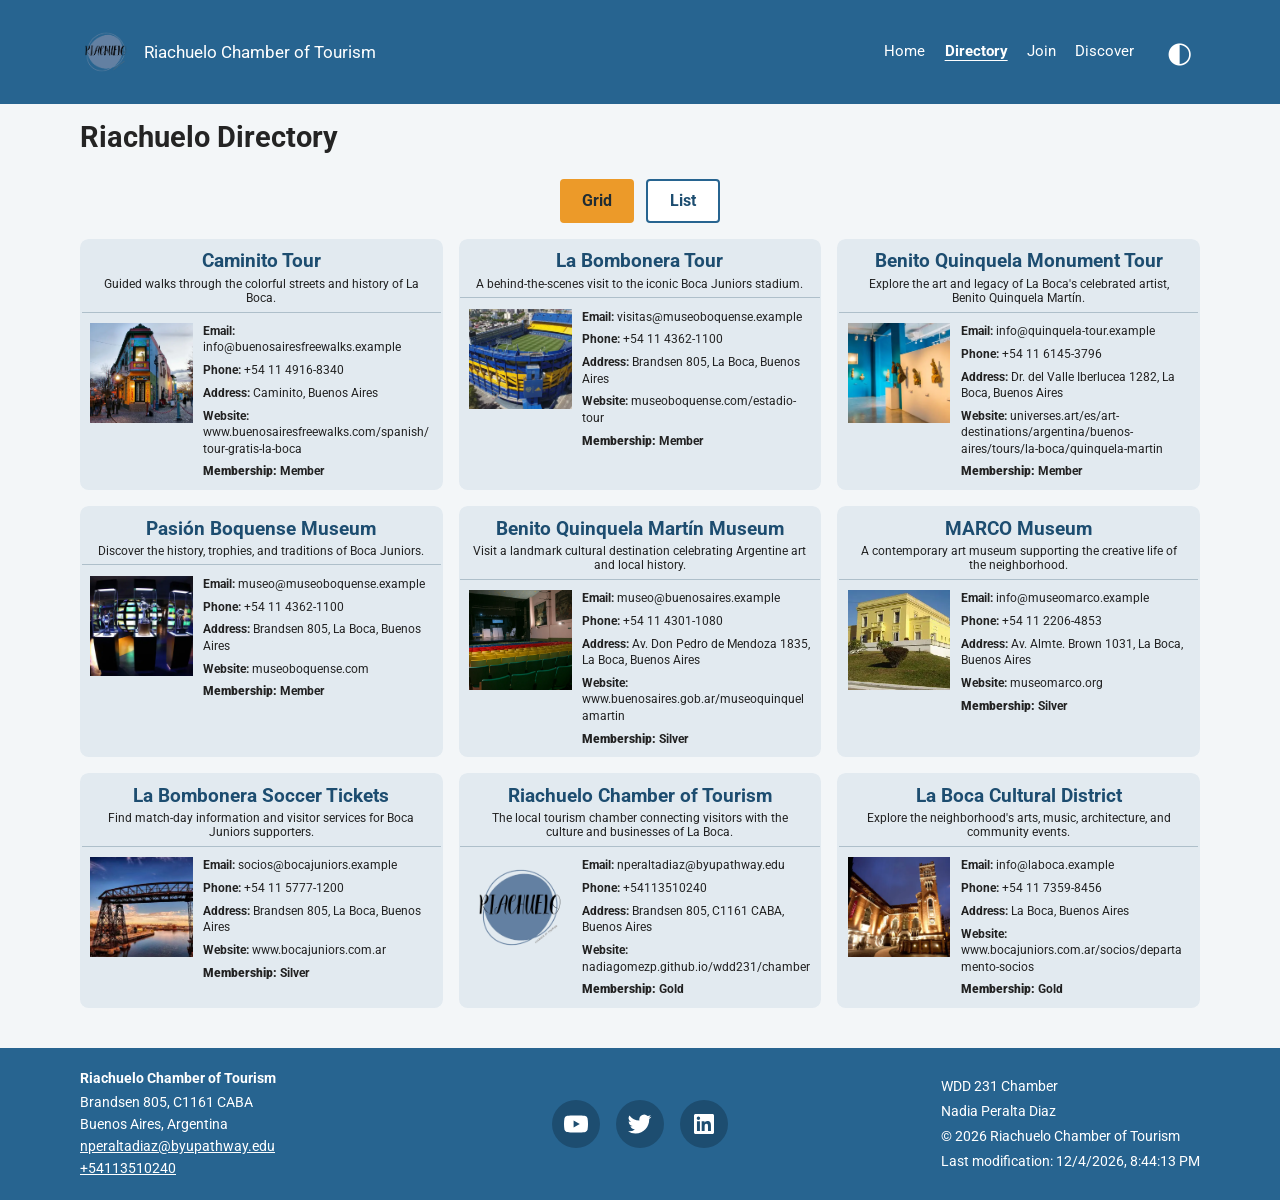
<file: chamber/directory.html>
<!doctype html>
<html lang="en">
<head>
    <meta charset="utf-8">
    <meta name="viewport" content="width=device-width, initial-scale=1">
    <meta name="description" content="Discover local attractions, cultural destinations, and tourism businesses in the Riachuelo Chamber of Tourism directory.">
    <meta name="author" content="Nadia Peralta Diaz">
    <meta property="og:type" content="website">
    <meta property="og:title" content="Business Directory | Riachuelo Chamber of Tourism">
    <meta property="og:description" content="Discover local attractions, cultural destinations, and tourism businesses in the Riachuelo Chamber of Tourism directory.">
    <meta property="og:image" content="https://nadiagomezp.github.io/wdd231/chamber/images/riachuelo-social.png">
    <meta property="og:image:alt" content="Riachuelo Chamber of Tourism in Buenos Aires">
    <meta property="og:image:width" content="600">
    <meta property="og:image:height" content="600">
    <meta property="og:url" content="https://nadiagomezp.github.io/wdd231/chamber/directory.html">
    <title>Business Directory | Riachuelo Chamber of Tourism</title>
    <link rel="icon" href="./favicon.ico">
    <link rel="preconnect" href="https://fonts.googleapis.com">
    <link rel="preconnect" href="https://fonts.gstatic.com" crossorigin>
    <link href="https://fonts.googleapis.com/css2?family=Roboto:wght@400;500;700&display=swap" rel="stylesheet">
    <link rel="stylesheet" href="./styles/normalize.css">
    <link rel="stylesheet" href="./styles/base.css">
    <link rel="stylesheet" href="./styles/medium.css">
    <link rel="stylesheet" href="./styles/large.css">
    <script src="./scripts/script.js" defer></script>
</head>
<body class="directory-page">
    <header class="directory-header">
        <a class="directory-brand" href="directory.html">
            <img src="./images/riachuelo.webp" alt="">
            <span>Riachuelo Chamber of Tourism</span>
        </a>
        <div class="directory-header-actions">
            <button class="theme-toggle" id="theme-toggle" type="button" aria-label="Switch to dark theme" aria-pressed="false">
                <span aria-hidden="true">◐</span>
            </button>
            <button class="directory-menu-toggle" id="mobile-menu-toggle" type="button" aria-label="Open navigation" aria-expanded="false" aria-controls="mainNavBar">
                <span aria-hidden="true">☰</span>
            </button>
        </div>
        <nav class="directory-nav" id="mainNavBar" aria-label="Main navigation">
            <a href="index.html">Home</a>
            <a href="directory.html" aria-current="page">Directory</a>
            <a href="join.html">Join</a>
            <a href="discover.html">Discover</a>
        </nav>
    </header>
    <main class="listgrid directory-main">
        <h1 class="directory-title">Riachuelo Directory</h1>
        <div class="menudirectory" role="group" aria-label="Choose directory layout">
            <button id="grid" type="button" aria-pressed="true" aria-controls="member-cards">Grid</button>
            <button id="list" type="button" aria-pressed="false" aria-controls="member-cards">List</button>
        </div>
        <article class="directory-cards grid cards" id="member-cards" aria-label="Chamber companies"></article>
    </main>
    <footer>
        <div class="directory-footer-contact">
            <strong>Riachuelo Chamber of Tourism</strong>
            <address>
                Brandsen 805, C1161 CABA<br>
                Buenos Aires, Argentina<br>
                <a href="mailto:nperaltadiaz@byupathway.edu">nperaltadiaz@byupathway.edu</a><br>
                <a href="tel:+54113510240">+54113510240</a>
            </address>
        </div>
        <div class="directory-social">
            <a href="https://www.youtube.com/" aria-label="YouTube" target="_blank" rel="noopener noreferrer">
                <svg viewBox="0 0 24 24" aria-hidden="true"><path d="M23.5 6.2a3 3 0 0 0-2.1-2.1C19.5 3.6 12 3.6 12 3.6s-7.5 0-9.4.5A3 3 0 0 0 .5 6.2 31 31 0 0 0 0 12a31 31 0 0 0 .5 5.8 3 3 0 0 0 2.1 2.1c1.9.5 9.4.5 9.4.5s7.5 0 9.4-.5a3 3 0 0 0 2.1-2.1A31 31 0 0 0 24 12a31 31 0 0 0-.5-5.8ZM9.6 15.6V8.4L15.8 12l-6.2 3.6Z"/></svg>
            </a>
            <a href="https://twitter.com/" aria-label="Twitter" target="_blank" rel="noopener noreferrer">
                <svg viewBox="0 0 24 24" aria-hidden="true"><path d="M23.4 4.8a9.6 9.6 0 0 1-2.8.8 4.9 4.9 0 0 0 2.1-2.7 9.7 9.7 0 0 1-3.1 1.2 4.8 4.8 0 0 0-8.3 3.3c0 .4 0 .8.1 1.1a13.7 13.7 0 0 1-10-5.1 4.8 4.8 0 0 0 1.5 6.4 4.8 4.8 0 0 1-2.2-.6v.1a4.8 4.8 0 0 0 3.9 4.7 4.8 4.8 0 0 1-2.2.1 4.8 4.8 0 0 0 4.5 3.3A9.7 9.7 0 0 1 0 19.3a13.7 13.7 0 0 0 7.4 2.2c8.9 0 13.8-7.4 13.8-13.8v-.6a9.8 9.8 0 0 0 2.2-2.3Z"/></svg>
            </a>
            <a href="https://www.linkedin.com/in/nadiaperaltadiaz/" aria-label="LinkedIn" target="_blank" rel="noopener noreferrer">
                <svg viewBox="0 0 24 24" aria-hidden="true"><path d="M20.45 2H3.55C2.69 2 2 2.68 2 3.52v16.96c0 .84.69 1.52 1.55 1.52h16.9c.86 0 1.55-.68 1.55-1.52V3.52c0-.84-.69-1.52-1.55-1.52ZM7.93 18.9H4.96V9.34h2.97v9.56ZM6.45 8.03a1.72 1.72 0 1 1 0-3.44 1.72 1.72 0 0 1 0 3.44Zm12.49 10.87h-2.96v-4.65c0-1.11-.02-2.54-1.55-2.54-1.55 0-1.79 1.21-1.79 2.46v4.73H9.68V9.34h2.84v1.31h.04c.4-.75 1.36-1.55 2.8-1.55 3 0 3.58 1.97 3.58 4.54v5.26Z"/></svg>
            </a>
        </div>
        <div class="directory-footer-credit">
            <p>WDD 231 Chamber</p>
            <p>Nadia Peralta Diaz</p>
            <p>&copy; <span class="currentyear"></span> Riachuelo Chamber of Tourism</p>
            <p>Last modification: <time id="lastModified" datetime="2026-11-07"></time></p>
        </div>
    </footer>
</body>
</html>
</file>
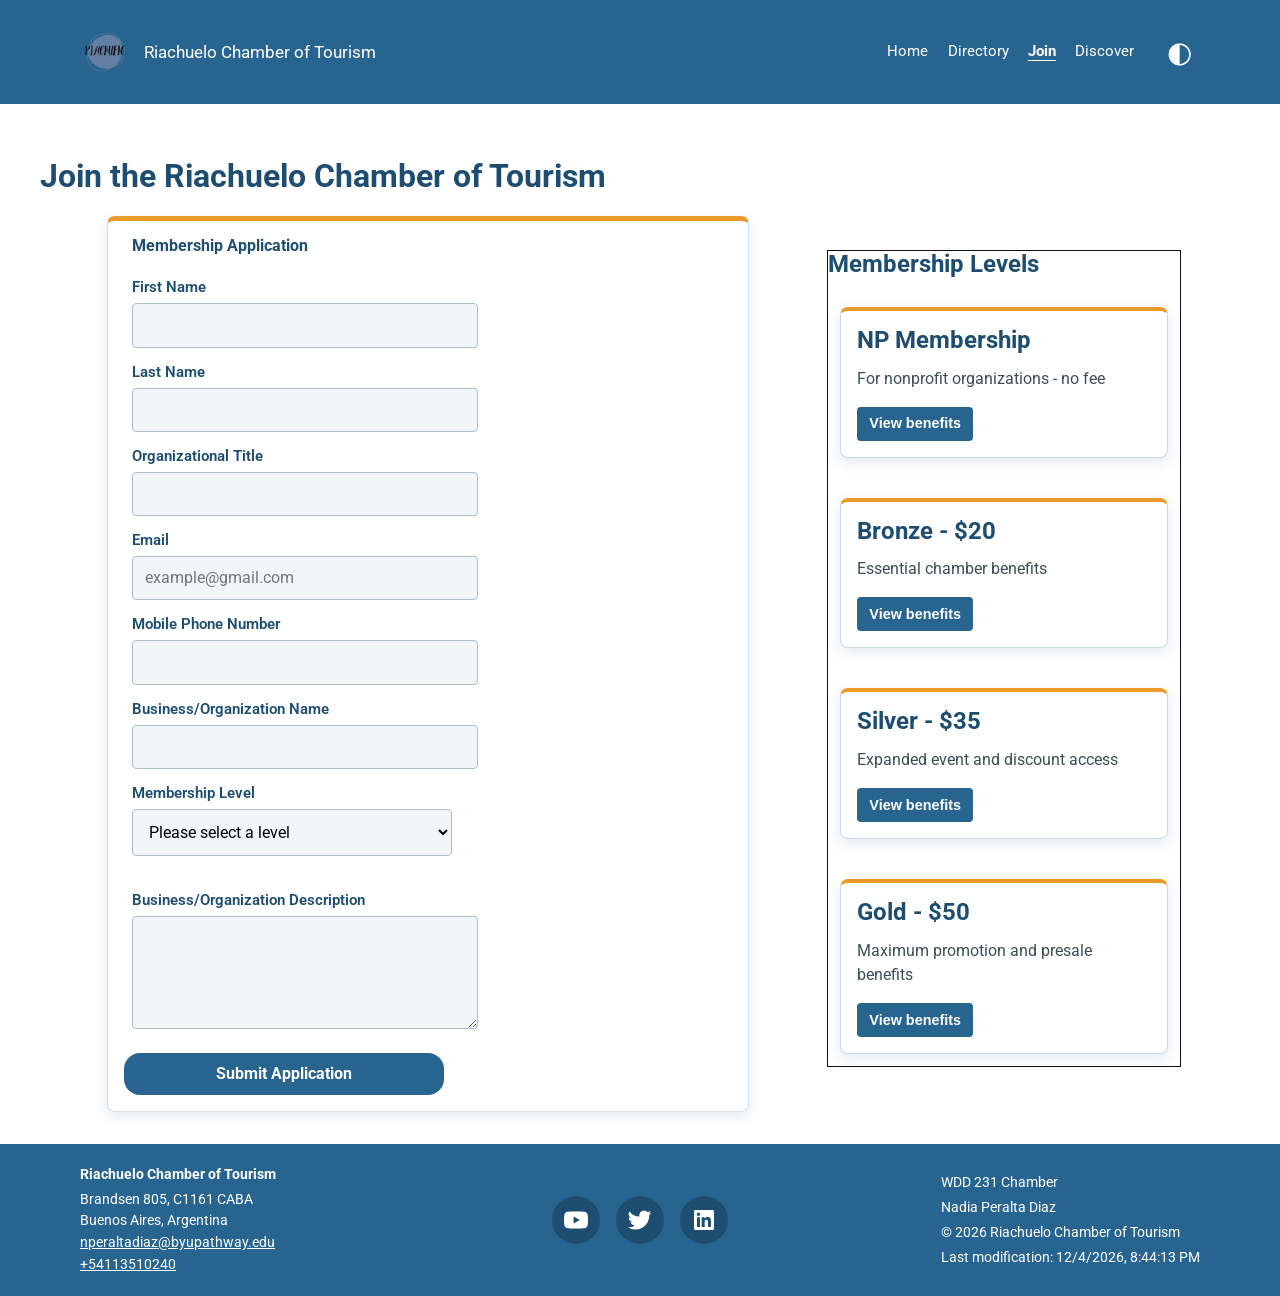
<file: chamber/join.html>
<!DOCTYPE html>
<html lang="en">
<head>
    <meta charset="utf-8">
    <meta name="viewport" content="width=device-width, initial-scale=1">
    <meta name="description" content="Apply to join the Riachuelo Chamber of Tourism and choose a membership level.">
    <meta name="author" content="Nadia Peralta Diaz">
    <meta property="og:type" content="website">
    <meta property="og:title" content="Join | Riachuelo Chamber of Tourism">
    <meta property="og:description" content="Apply to join the Riachuelo Chamber of Tourism and choose a membership level.">
    <meta property="og:image" content="https://nadiagomezp.github.io/wdd231/chamber/images/riachuelo-social.png">
    <meta property="og:image:alt" content="Riachuelo Chamber of Tourism in Buenos Aires">
    <meta property="og:image:width" content="600">
    <meta property="og:image:height" content="600">
    <meta property="og:url" content="https://nadiagomezp.github.io/wdd231/chamber/join.html">
    <title>Join the Chamber | Riachuelo Chamber of Tourism</title>
    <link rel="icon" href="./favicon.ico">
    <link rel="preconnect" href="https://fonts.googleapis.com">
    <link rel="preconnect" href="https://fonts.gstatic.com" crossorigin>
    <link href="https://fonts.googleapis.com/css2?family=Roboto:wght@400;500;700&display=swap" rel="stylesheet">
    <link rel="stylesheet" href="./styles/normalize.css">
    <link rel="stylesheet" href="./styles/base.css">
    <link rel="stylesheet" href="./styles/medium.css">
    <link rel="stylesheet" href="./styles/large.css">
    <script src="./scripts/script.js" defer></script>
    <script src="./scripts/windchill.js" defer></script>
    <script src="./scripts/jsonchamber.js" defer></script>
</head>
<body class="home-page">
    <header class="directory-header">
        <a class="directory-brand" href="index.html">
            <img src="./images/riachuelo.webp" alt="">
            <span>Riachuelo Chamber of Tourism</span>
        </a>
        <div class="directory-header-actions">
            <button class="theme-toggle" id="theme-toggle" type="button" aria-label="Switch to dark theme" aria-pressed="false">
                <span aria-hidden="true">◐</span>
            </button>
            <button class="directory-menu-toggle" id="mobile-menu-toggle" type="button" aria-label="Open navigation" aria-expanded="false" aria-controls="mainNavBar">
                <span aria-hidden="true">☰</span>
            </button>
        </div>
        <nav class="directory-nav" id="mainNavBar" aria-label="Main navigation">
            <a href="index.html">Home</a>
            <a href="directory.html">Directory</a>
            <a href="join.html" aria-current="page">Join</a>
            <a href="discover.html">Discover</a>
        </nav>
    </header>
    <main class="joinpage">
        <h1>Join the Riachuelo Chamber of Tourism</h1>
        <form method="get" action="thankyou.html">
            <fieldset>
                <legend>Membership Application</legend>
                <label class="top">First Name
                    <input type="text" name="fname" required autocomplete="given-name" title="Applicant first name">
                </label>
                <label class="top">Last Name
                    <input type="text" name="lname" required autocomplete="family-name" title="Applicant last name">
                </label>
                <label class="top">Organizational Title
                    <input type="text" name="organization-title" autocomplete="organization-title"
                        title="Your title within the organization"
                        pattern="[A-Za-z\- ]{7,}">
                </label>
                <label class="top">Email
                    <input type="email" name="email" autocomplete="email" title="Applicant email address"
                        placeholder="example@gmail.com" required>
                </label>
                <label class="top">Mobile Phone Number
                    <input type="tel" name="phone" autocomplete="tel" title="Applicant mobile phone number" required>
                </label>
                <label class="top">Business/Organization Name
                    <input type="text" name="organization" autocomplete="organization"
                        title="Business or organization name" required>
                </label>
                <label class="top">Membership Level
                    <select name="membership" title="Select a membership level" required>
                        <option value="" disabled selected>Please select a level</option>
                        <option value="np">NP Membership (no fee)</option>
                        <option value="bronze">Bronze Membership</option>
                        <option value="silver">Silver Membership</option>
                        <option value="gold">Gold Membership</option>
                    </select>
                </label>
                <label class="top description-field">Business/Organization Description
                    <textarea id="area" name="description" title="Description of the business or organization"
                        rows="5"></textarea>
                </label>
                <input type="hidden" name="timestamp" id="timestamp">
            </fieldset>
            <input type="submit" value="Submit Application" class="submitBtn">
        </form>

        <section class="benefits" aria-labelledby="membership-heading">
            <h2 id="membership-heading">Membership Levels</h2>
            <article class="membership-card np_benefits">
                <h3>NP Membership</h3>
                <p>For nonprofit organizations - no fee</p>
                <a href="#np-dialog" data-dialog="np-dialog">View benefits</a>
            </article>
            <article class="membership-card bronze_benefits">
                <h3>Bronze - $20</h3>
                <p>Essential chamber benefits</p>
                <a href="#bronze-dialog" data-dialog="bronze-dialog">View benefits</a>
            </article>
            <article class="membership-card silver_benefits">
                <h3>Silver - $35</h3>
                <p>Expanded event and discount access</p>
                <a href="#silver-dialog" data-dialog="silver-dialog">View benefits</a>
            </article>
            <article class="membership-card gold_benefits">
                <h3>Gold - $50</h3>
                <p>Maximum promotion and presale benefits</p>
                <a href="#gold-dialog" data-dialog="gold-dialog">View benefits</a>
            </article>
        </section>

        <dialog id="np-dialog">
            <h2>NP Membership Benefits</h2>
            <ul><li>No fee</li><li>Free La Boca neighborhood tours</li><li>Chamber networking events</li></ul>
            <button type="button" class="close-dialog">Close</button>
        </dialog>
        <dialog id="bronze-dialog">
            <h2>Bronze Membership Benefits</h2>
            <ul><li>Free guided tours</li><li>Free museum access</li><li>Chamber event discounts</li></ul>
            <button type="button" class="close-dialog">Close</button>
        </dialog>
        <dialog id="silver-dialog">
            <h2>Silver Membership Benefits</h2>
            <ul><li>Special event ticket sales</li><li>Exclusive Boca Juniors ticket access</li><li>Business training and discounts</li></ul>
            <button type="button" class="close-dialog">Close</button>
        </dialog>
        <dialog id="gold-dialog">
            <h2>Gold Membership Benefits</h2>
            <ul><li>VIP event presale</li><li>VIP Boca Juniors ticket presale</li><li>Advertising on the chamber home page</li></ul>
            <button type="button" class="close-dialog">Close</button>
        </dialog>
    </main>
<footer class="home-footer">
        <div class="directory-footer-contact">
            <strong>Riachuelo Chamber of Tourism</strong>
            <address>
                Brandsen 805, C1161 CABA<br>
                Buenos Aires, Argentina<br>
                <a href="mailto:nperaltadiaz@byupathway.edu">nperaltadiaz@byupathway.edu</a><br>
                <a href="tel:+54113510240">+54113510240</a>
            </address>
        </div>
        <div class="directory-social">
            <a href="https://www.youtube.com/" aria-label="YouTube" target="_blank" rel="noopener noreferrer">
                <svg viewBox="0 0 24 24" aria-hidden="true"><path d="M23.5 6.2a3 3 0 0 0-2.1-2.1C19.5 3.6 12 3.6 12 3.6s-7.5 0-9.4.5A3 3 0 0 0 .5 6.2 31 31 0 0 0 0 12a31 31 0 0 0 .5 5.8 3 3 0 0 0 2.1 2.1c1.9.5 9.4.5 9.4.5s7.5 0 9.4-.5a3 3 0 0 0 2.1-2.1A31 31 0 0 0 24 12a31 31 0 0 0-.5-5.8ZM9.6 15.6V8.4L15.8 12l-6.2 3.6Z"/></svg>
            </a>
            <a href="https://twitter.com/" aria-label="Twitter" target="_blank" rel="noopener noreferrer">
                <svg viewBox="0 0 24 24" aria-hidden="true"><path d="M23.4 4.8a9.6 9.6 0 0 1-2.8.8 4.9 4.9 0 0 0 2.1-2.7 9.7 9.7 0 0 1-3.1 1.2 4.8 4.8 0 0 0-8.3 3.3c0 .4 0 .8.1 1.1a13.7 13.7 0 0 1-10-5.1 4.8 4.8 0 0 0 1.5 6.4 4.8 4.8 0 0 1-2.2-.6v.1a4.8 4.8 0 0 0 3.9 4.7 4.8 4.8 0 0 1-2.2.1 4.8 4.8 0 0 0 4.5 3.3A9.7 9.7 0 0 1 0 19.3a13.7 13.7 0 0 0 7.4 2.2c8.9 0 13.8-7.4 13.8-13.8v-.6a9.8 9.8 0 0 0 2.2-2.3Z"/></svg>
            </a>
            <a href="https://www.linkedin.com/in/nadiaperaltadiaz/" aria-label="LinkedIn" target="_blank" rel="noopener noreferrer">
                <svg viewBox="0 0 24 24" aria-hidden="true"><path d="M20.45 2H3.55C2.69 2 2 2.68 2 3.52v16.96c0 .84.69 1.52 1.55 1.52h16.9c.86 0 1.55-.68 1.55-1.52V3.52c0-.84-.69-1.52-1.55-1.52ZM7.93 18.9H4.96V9.34h2.97v9.56ZM6.45 8.03a1.72 1.72 0 1 1 0-3.44 1.72 1.72 0 0 1 0 3.44Zm12.49 10.87h-2.96v-4.65c0-1.11-.02-2.54-1.55-2.54-1.55 0-1.79 1.21-1.79 2.46v4.73H9.68V9.34h2.84v1.31h.04c.4-.75 1.36-1.55 2.8-1.55 3 0 3.58 1.97 3.58 4.54v5.26Z"/></svg>
            </a>
        </div>
        <div class="directory-footer-credit">
            <p>WDD 231 Chamber</p>
            <p>Nadia Peralta Diaz</p>
            <p>&copy; <span class="currentyear"></span> Riachuelo Chamber of Tourism</p>
            <p>Last modification: <time id="lastModified" datetime="2026-11-07"></time></p>
        </div>
    </footer>
</body>
</html>
</file>
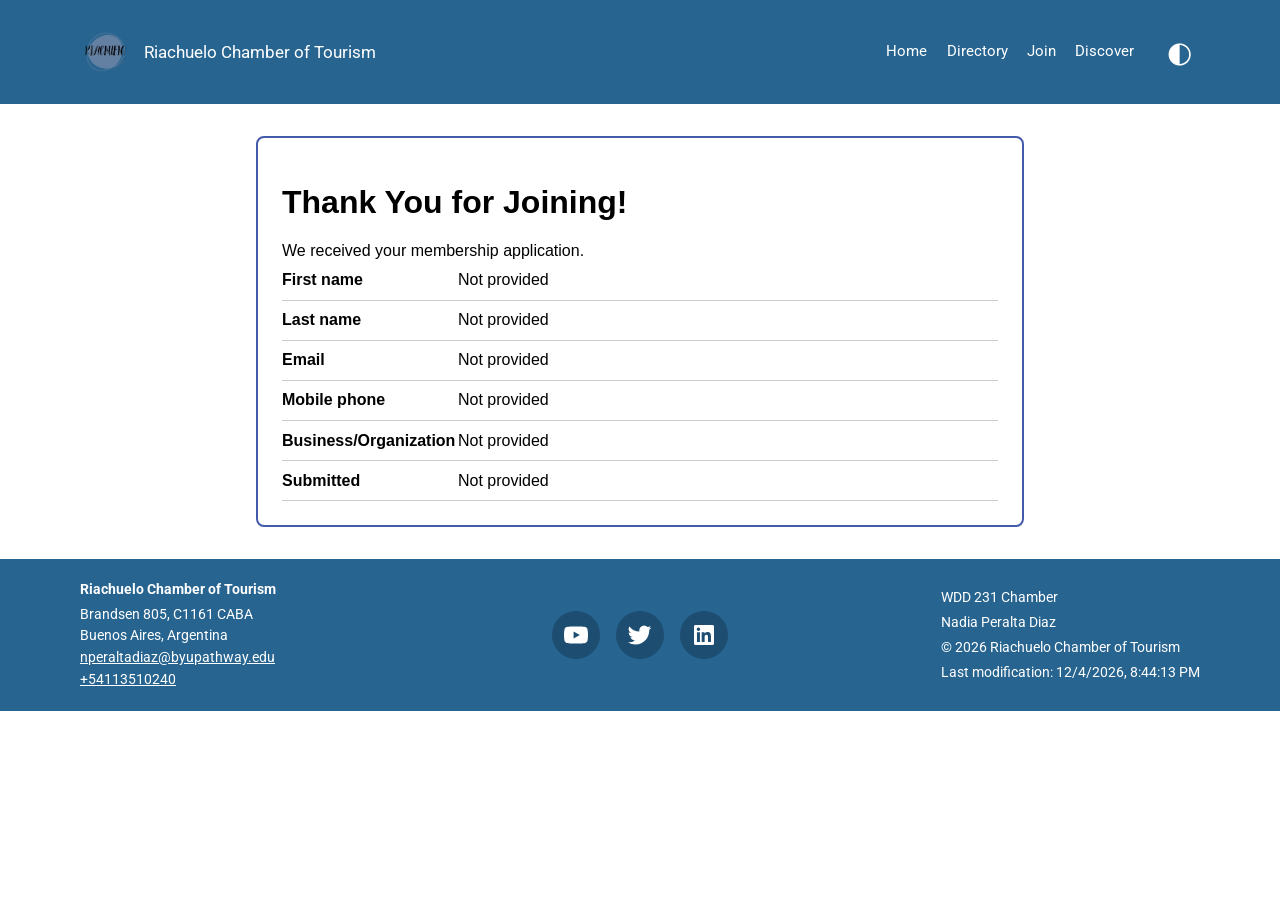
<file: chamber/thankyou.html>
<!DOCTYPE html>
<html lang="en">
<head>
    <meta charset="utf-8">
    <meta name="viewport" content="width=device-width, initial-scale=1">
    <meta name="description" content="Confirmation of your Riachuelo Chamber of Tourism membership application.">
    <meta name="author" content="Nadia Peralta Diaz">
    <meta property="og:type" content="website">
    <meta property="og:title" content="Thank You | Riachuelo Chamber of Tourism">
    <meta property="og:description" content="Confirmation of your Riachuelo Chamber of Tourism membership application.">
    <meta property="og:image" content="https://nadiagomezp.github.io/wdd231/chamber/images/riachuelo-social.png">
    <meta property="og:image:alt" content="Riachuelo Chamber of Tourism in Buenos Aires">
    <meta property="og:image:width" content="600">
    <meta property="og:image:height" content="600">
    <meta property="og:url" content="https://nadiagomezp.github.io/wdd231/chamber/thankyou.html">
    <title>Thank You | Riachuelo Chamber of Tourism</title>
    <link rel="icon" href="./favicon.ico">
    <link rel="preconnect" href="https://fonts.googleapis.com">
    <link rel="preconnect" href="https://fonts.gstatic.com" crossorigin>
    <link href="https://fonts.googleapis.com/css2?family=Roboto:wght@400;500;700&display=swap" rel="stylesheet">
    <link rel="stylesheet" href="./styles/normalize.css">
    <link rel="stylesheet" href="./styles/base.css">
    <link rel="stylesheet" href="./styles/medium.css">
    <link rel="stylesheet" href="./styles/large.css">
    <script src="./scripts/script.js" defer></script>
    <script src="./scripts/windchill.js" defer></script>
    <script src="./scripts/jsonchamber.js" defer></script>
</head>
<body class="home-page">
    <header class="directory-header">
        <a class="directory-brand" href="index.html">
            <img src="./images/riachuelo.webp" alt="">
            <span>Riachuelo Chamber of Tourism</span>
        </a>
        <div class="directory-header-actions">
            <button class="theme-toggle" id="theme-toggle" type="button" aria-label="Switch to dark theme" aria-pressed="false">
                <span aria-hidden="true">◐</span>
            </button>
            <button class="directory-menu-toggle" id="mobile-menu-toggle" type="button" aria-label="Open navigation" aria-expanded="false" aria-controls="mainNavBar">
                <span aria-hidden="true">☰</span>
            </button>
        </div>
        <nav class="directory-nav" id="mainNavBar" aria-label="Main navigation">
            <a href="index.html">Home</a>
            <a href="directory.html">Directory</a>
            <a href="join.html">Join</a>
            <a href="discover.html">Discover</a>
        </nav>
    </header>
    <main class="thankyou-page">
        <section class="thankyou-card">
            <h1>Thank You for Joining!</h1>
            <p>We received your membership application.</p>
            <dl class="application-details">
                <div><dt>First name</dt><dd id="confirm-fname"></dd></div>
                <div><dt>Last name</dt><dd id="confirm-lname"></dd></div>
                <div><dt>Email</dt><dd id="confirm-email"></dd></div>
                <div><dt>Mobile phone</dt><dd id="confirm-phone"></dd></div>
                <div><dt>Business/Organization</dt><dd id="confirm-organization"></dd></div>
                <div><dt>Submitted</dt><dd id="confirm-timestamp"></dd></div>
            </dl>
        </section>
    </main>
   <footer class="home-footer">
        <div class="directory-footer-contact">
            <strong>Riachuelo Chamber of Tourism</strong>
            <address>
                Brandsen 805, C1161 CABA<br>
                Buenos Aires, Argentina<br>
                <a href="mailto:nperaltadiaz@byupathway.edu">nperaltadiaz@byupathway.edu</a><br>
                <a href="tel:+54113510240">+54113510240</a>
            </address>
        </div>
        <div class="directory-social">
            <a href="https://www.youtube.com/" aria-label="YouTube" target="_blank" rel="noopener noreferrer">
                <svg viewBox="0 0 24 24" aria-hidden="true"><path d="M23.5 6.2a3 3 0 0 0-2.1-2.1C19.5 3.6 12 3.6 12 3.6s-7.5 0-9.4.5A3 3 0 0 0 .5 6.2 31 31 0 0 0 0 12a31 31 0 0 0 .5 5.8 3 3 0 0 0 2.1 2.1c1.9.5 9.4.5 9.4.5s7.5 0 9.4-.5a3 3 0 0 0 2.1-2.1A31 31 0 0 0 24 12a31 31 0 0 0-.5-5.8ZM9.6 15.6V8.4L15.8 12l-6.2 3.6Z"/></svg>
            </a>
            <a href="https://twitter.com/" aria-label="Twitter" target="_blank" rel="noopener noreferrer">
                <svg viewBox="0 0 24 24" aria-hidden="true"><path d="M23.4 4.8a9.6 9.6 0 0 1-2.8.8 4.9 4.9 0 0 0 2.1-2.7 9.7 9.7 0 0 1-3.1 1.2 4.8 4.8 0 0 0-8.3 3.3c0 .4 0 .8.1 1.1a13.7 13.7 0 0 1-10-5.1 4.8 4.8 0 0 0 1.5 6.4 4.8 4.8 0 0 1-2.2-.6v.1a4.8 4.8 0 0 0 3.9 4.7 4.8 4.8 0 0 1-2.2.1 4.8 4.8 0 0 0 4.5 3.3A9.7 9.7 0 0 1 0 19.3a13.7 13.7 0 0 0 7.4 2.2c8.9 0 13.8-7.4 13.8-13.8v-.6a9.8 9.8 0 0 0 2.2-2.3Z"/></svg>
            </a>
            <a href="https://www.linkedin.com/in/nadiaperaltadiaz/" aria-label="LinkedIn" target="_blank" rel="noopener noreferrer">
                <svg viewBox="0 0 24 24" aria-hidden="true"><path d="M20.45 2H3.55C2.69 2 2 2.68 2 3.52v16.96c0 .84.69 1.52 1.55 1.52h16.9c.86 0 1.55-.68 1.55-1.52V3.52c0-.84-.69-1.52-1.55-1.52ZM7.93 18.9H4.96V9.34h2.97v9.56ZM6.45 8.03a1.72 1.72 0 1 1 0-3.44 1.72 1.72 0 0 1 0 3.44Zm12.49 10.87h-2.96v-4.65c0-1.11-.02-2.54-1.55-2.54-1.55 0-1.79 1.21-1.79 2.46v4.73H9.68V9.34h2.84v1.31h.04c.4-.75 1.36-1.55 2.8-1.55 3 0 3.58 1.97 3.58 4.54v5.26Z"/></svg>
            </a>
        </div>
        <div class="directory-footer-credit">
            <p>WDD 231 Chamber</p>
            <p>Nadia Peralta Diaz</p>
            <p>&copy; <span class="currentyear"></span> Riachuelo Chamber of Tourism</p>
            <p>Last modification: <time id="lastModified" datetime="2026-11-07"></time></p>
        </div>
    </footer>
</body>
</html>
</file>
<file: chamber/styles/base.css>
/* SMALL CSS */

*{
    margin: 0;
    
}

.banner {
  min-height: 50px;
  padding: 0.75rem 1rem;
  line-height: 1.4;
  background: #ec9a29;
  color: #1d2a3a;
  text-align: center;
  font-size: 12px;
  font-weight: 700;
  box-sizing: border-box;
}

/* HEADER SECTION */
header{
    font-family: 'Nixie One', cursive;
    background-color: #276490;
    display: flex;
    flex-direction: column;
}

.first-container{
    display: flex;
}

.logo-container{
    display: flex;
}

.logo{
    width: 25%;
    height: 80%;
}

.site-name-container{
    color: #fff;
}

.site-name-container h1{
    margin-top: 3rem;
    line-height: 0px;
}

.site-name-container h2{
    font-size: 1.1rem;
}

body{
    font-family: 'Sansita', sans-serif;
}

#today-date{
    color: #fff;
    border: 1px solid transparent;
    margin: 1rem 0;
    padding: 1rem 2.5rem 1rem;
    background: #8f8f8f;
    border-radius: 5%;
    text-align: center;
    max-width: 85%;
    margin-right: auto;
    margin-left: auto;
}
  

/* Main */

.main-home {
    padding: 1.6rem;
    background-color: #ec9a29 ;
}
  
/* PLACEHOLDER STYLES */
.hero,
.event,
.weather,
.news-release,
.spotlights,
.join {
    border: 1px solid #0f0e17;
    margin-bottom: 1.6rem;
    padding: 1.6rem;
    text-align: center;

}

.event h2{
font-size: 15px;
margin-top: -10px;
margin-bottom: 10px;
}

.event h1{
  font-size: 20px;
  }

  .event p{
    font-size: 13px;
  }

  .news-release h2{
    font-size: 15px;
    margin-top: -10px;
    margin-bottom: 10px;
    }
    
    .news-release h1{
      font-size: 20px;
      }
    
      .news-release{
        font-size: 13px;
      }
  

      .join h1{
        font-size: 20px;
        }
      
        .join p{
          font-size: 13px;
        }

.join{
    display: none;
}

main section {
    border: 1px solid #0f0e17;
    min-height: 230px;
    height: auto;
    margin-top: 1px;
}

.spotlights section:last-child {
    display: none;
}


.spotlights h2{
    margin: 1rem;
    text-align: center;
    font-size: 15px;
}

.spotlightscontact {
  padding: 0.2rem;
  color: #0f0e17;
  text-align: center;
}

.spotlightstext{
  text-align: center;
  padding-bottom: 1rem;
}

.spotlights section,
.join,.news-release,.weather, .event{
  background-color: rgba(244, 245, 226, 0.842);
}

.spotlights{
  background-color:  #41310850;
}


footer {
    font-family: 'Nixie One', cursive;
    background:#276490;
    padding: 1.6rem;
    text-align: center;
  }
  
footer address {
    font-style: normal;
    margin-bottom: 0.8rem;
    color: white;
  }
  
.company-footer {
    border-bottom: 2px solid rgb(66, 66, 66);
  }

.company-text{
  margin-bottom: 1rem;
}
  
.infofooter {
    margin-top: 1.6rem;
    font-size: 20px;
    color: white;}


.map{
    color: white;
}


.footer-logo{
    color: white;
}

/* Navigation */
.navBar{
    overflow: hidden;
    margin-left: auto;
  }

  .navBar a{
    float: left;
    color: white;
    padding: 10px 16px;
    text-decoration: none;
    font-size: 17px;
    font-family: Tahoma;
  }

  .navBar a:hover{
    color:#6380a1;
    text-shadow: 0 0 5px black;
  }
  
  .navBar .icon{
    display: none;
  }
  
  @media (max-width: 960px){
    .navBar a{
      display: none;
    }

    .navBar a.icon{
      display: block; float: right;
    }
    
    .navBar.responsive {
      position: relative;
    }
    .navBar.responsive a.icon {
      position: absolute;
      right: 0;
      top: 0;
      margin-right: 0px;
    }
    

    .navBar.responsive a {
      float: none;
      display: block;
      text-align: left;
      margin-right: 50px;
    }
  }

  .change-size{
    display: flex;
    flex-direction: row-reverse;
    margin-left: auto;
    margin-top: 20px;
  }
 

  nav ul li.active a {
    background-color: rgba(0,0,0,0.2);
    color: #fff;
}

nav ul li a:hover {
    background-color: rgba(0,0,0,0.4);
}

.hero{
  padding: 0;
}

.hero img {
  height: 100%;
  width: 100%;
  object-fit: cover;
}

.hero button,
.join-button {
  border-radius: 0.8rem;
  font-weight: 700;
  padding: 0.8rem 1.6rem;
  margin-top: 2.4rem;
  display: inline-block;
  background: #276490;
  color: #fff;
  text-decoration: none;
}

.card-info{
  margin-top: -225px;
  text-shadow: 0 0 15px #fff;
}

.forecast {
  display: grid;
  grid-template-columns: repeat(3, minmax(0, 1fr));
  gap: 0.5rem;
  margin-top: 1rem;
}

.forecast-day {
  display: flex;
  flex-direction: column;
  gap: 0.25rem;
  padding: 0.5rem;
  border: 1px solid rgba(15, 14, 23, 0.4);
  border-radius: 0.5rem;
  background: rgba(255, 255, 255, 0.35);
}

.forecast-day small {
  font-size: 0.65rem;
}


.clearfix:after {
  content: "";
  display: table;
  clear: both;
}
.h1-gallery {
  margin-top: 10px;
  text-align: center;
  font-size: 20px;
}

.grid-gallery {
  display: grid;
  grid-template-columns: 1fr;
  grid-gap: 2px;
  justify-content: center;
  justify-items: center;
  text-align: center;
  padding: 10px 10px 30px 10px;
}


.gallery-item {
  padding: 10px 10px 20px 10px;
  border: 2px solid #BFBFBF;
  background-color:  #ffbb00a1;
  border-radius: 1em;
  box-shadow: 10px 10px 5px #aaaaaa;
}

figure img {
  grid-column: auto;
  width: 250px;
  height: 250px;
  padding: 0px;
  align-items: center;
  justify-items: center;
}

.gallery-item-large,
.gallery-item-large-2,
.gallery-item-large-3,
.gallery-item-large-4,
.gallery-item-large-5{
  width: 250px;
  height: 500px;
}

.paragraphs-demo{
  font-size: 14px;
}


.visit{
  color:white;
  margin-top: 15px;
}


.pform{
  text-align: center;
  background-color: white;
  font-size: 35px;
  margin-top: 60px;
}


main .listgrid {
  margin: 0 auto;
	padding: 0.5rem;
	max-width: 100%;
	font-family: "Nixie-One", cursive;
  
}

.menudirectory {
  margin: 1rem auto;
	padding: 0.5rem;
	text-align: center;
}

article,
section {
  margin: 0.75rem;
}

.cards section {
	padding: 0.5rem;
	background-color: #ec9a29;
}

.grid {
  display: grid;
  grid-template-columns:1fr;
  max-width: 100%;
  gap: 20px;
  margin: 20px;
  grid-template-rows: 9fr;
  padding: 1em;
}


.grid section {
  flex-direction: column;
	text-align: center;
}

.grid section > * {
  margin: 0.1rem;
}


section h3 {
  font-size: 1.5rem;
}

section a {
	font-family: "Nixie-One", Arial, sans-serif;
	font-size: 0.9rem;
}

img {
  height: 75px;
	max-width: 100%;
}

.cards p {
  margin: 10px;
}

.listgrid section {
  border: 2px solid #0f0e17;
  margin-top: 1px;
  height: 90%;
}

@media (min-width: 700px) {
  .list section img {
    display: none;
	}}
  
  
  #weather-icon{
    width: 20%;
    height: 20%;
  }
  
  
  form fieldset {
    border: 2px solid #445ba9;
    border-radius: 10px;
    background-color: #ffbb004b;
  }
  
  
  form label.top, form div {
    display: block;
    padding-top: 1rem;
    color: #9c2c13;
    font-size: .8rem;
  }
  
  form label.top input, form label.top select {
    display: block;
    font-size: 1rem;
    border: solid 1px #999;
    border-radius: 4px;
    color: rgb(0, 0, 0);
    width: 100%;
    max-width: 20rem;
    background-color: rgba(0, 0, 0, 0.1);
  
  }
  
  
  form input.submitBtn {
    border: none;
    background-color: #FFBC00;
    color: black;
    border-radius: 1rem;
    padding: .75rem 1.5rem;
    margin: 10px 25px;
    width: 96%;
    max-width: 20rem;
  }
  
  form label.top input:required {
    border-left: red solid 6px;
  }
  
  form label.top input:required:valid {
    border-left: green solid 6px;
  }
  
  form{
    background-color: white;
    margin-left: 20px;
    margin-right: 20px;
  }

  .np_benefits h3,
  .bronze_benefits h3,
  .silver_benefits h3,
  .gold_benefits h3 {
    background-color:#445ba9;
    box-shadow: 5px 5px 5px #000000;
    position: relative;
    text-align: center;
  }

  .joinpage {
    --join-blue: #276490;
    --join-blue-dark: #1d4d70;
    --join-gold: #ec9a29;
    --join-background: #f3f6f8;
    max-width: 75rem;
    margin: 1rem auto;
    padding: 1rem;
    color: #242424;
    font-family: 'Roboto', Arial, sans-serif;
  }

  .joinpage h1,
  .joinpage > h2 {
    width: 100%;
  }

  .joinpage h1,
  .joinpage .benefits > h2 {
    color: var(--join-blue-dark);
  }

  .joinpage form {
    padding: 1rem;
    border: 1px solid #d5e0e8;
    border-top: 5px solid var(--join-gold);
    border-radius: 8px;
    background: #fff;
    box-shadow: 0 4px 14px rgba(29, 77, 112, 0.12);
  }

  .joinpage fieldset {
    margin: 0;
    border: 0;
    border-radius: 0;
    padding: 0.5rem;
    background: transparent;
  }

  .joinpage legend {
    color: var(--join-blue-dark);
    font-weight: 700;
  }

  .joinpage form label.top {
    color: #1d4d70;
    font-size: 0.95rem;
    font-weight: 600;
  }

  .joinpage form label.description-field {
    margin-top: 1.25rem;
  }

  .joinpage form label.top input,
  .joinpage form label.top select,
  .joinpage form label.top textarea {
    display: block;
    width: 100%;
    max-width: 20rem;
    margin-top: 0.4rem;
    padding: 0.75rem;
    border: 1px solid #aebfca;
    border-radius: 4px;
    background-color: var(--join-background);
  }

  .joinpage form label.top input:focus,
  .joinpage form label.top select:focus,
  .joinpage form label.top textarea:focus {
    border-color: var(--join-blue);
    outline: 3px solid rgba(39, 100, 144, 0.2);
  }

  .joinpage form input.submitBtn {
    width: 100%;
    max-width: 20rem;
    margin: 1rem 0 0;
    background: var(--join-blue);
    color: #fff;
    font-weight: 700;
    cursor: pointer;
  }

  .joinpage form input.submitBtn:hover,
  .joinpage form input.submitBtn:focus-visible {
    background: var(--join-blue-dark);
  }

  .joinpage .benefits {
    display: grid;
    gap: 1rem;
    align-content: start;
    height: auto;
  }

  .membership-card {
    border: 1px solid #cbd9e3;
    border-top: 4px solid var(--join-gold);
    border-radius: 8px;
    padding: 1rem;
    background: #fff;
    box-shadow: 0 4px 14px rgba(29, 77, 112, 0.12);
    animation: membership-card-in 700ms ease-out both;
  }

  .membership-card:nth-child(3) {
    animation-delay: 150ms;
  }

  .membership-card:nth-child(4) {
    animation-delay: 300ms;
  }

  .membership-card:nth-child(5) {
    animation-delay: 450ms;
  }

  .membership-card h3 {
    margin-top: 0;
    margin-bottom: 0.75rem;
    padding: 0;
    background: transparent;
    box-shadow: none;
    position: static;
    text-align: left;
    color: var(--join-blue-dark);
  }

  .membership-card p {
    margin: 0 0 1rem;
    color: #3e4d56;
    line-height: 1.5;
  }

  .membership-card a {
    display: inline-block;
    color: #fff;
    background: var(--join-blue);
    padding: 0.55rem 0.75rem;
    border-radius: 4px;
    font-weight: 700;
    text-decoration: none;
  }

  .membership-card a:hover,
  .membership-card a:focus-visible {
    background: var(--join-blue-dark);
    text-decoration: underline;
  }

  dialog {
    max-width: 32rem;
    border: 2px solid var(--join-blue);
    border-radius: 8px;
  }

  dialog::backdrop {
    background: rgba(0, 0, 0, 0.55);
  }

  dialog .close-dialog {
    border: none;
    border-radius: 4px;
    background: var(--join-blue);
    color: #fff;
    padding: 0.65rem 1rem;
    font-weight: 700;
    cursor: pointer;
  }

  .thankyou-page {
    max-width: 50rem;
    margin: 2rem auto;
  }

  .thankyou-card {
    margin: 1rem;
    padding: 1.5rem;
    border: 2px solid #445ba9;
    border-radius: 8px;
  }

  .application-details {
    margin: 0;
  }

  .application-details div {
    display: grid;
    grid-template-columns: 10rem 1fr;
    gap: 1rem;
    padding: 0.65rem 0;
    border-bottom: 1px solid #ccc;
  }

  .application-details dt {
    font-weight: 700;
  }

  .application-details dd {
    margin: 0;
  }

  @keyframes membership-card-in {
    from {
      opacity: 0;
      transform: translateY(1rem);
    }
    to {
      opacity: 1;
      transform: translateY(0);
    }
  }

  @media (prefers-reduced-motion: reduce) {
    .membership-card {
      animation: none;
    }
  }

  .title{
    text-align: center;
    font-size: 30px;
    margin: 10px;
  }

  main .people{
    height: 50%;
    padding: 20px;
    background-color: #0000003a;
  }

  .directory-main {
    width: min(1120px, calc(100% - 2rem));
    max-width: 100%;
    margin: 0 auto;
    padding: 1.5rem 0 2.5rem;
    font-family: 'Sansita', sans-serif;
  }

  .directory-main .directory-title {
    margin: 0 0 .5rem;
    color: #183c50;
    font-size: clamp(1.8rem, 7vw, 2.6rem);
    line-height: 1.2;
    overflow-wrap: anywhere;
  }

  .directory-intro {
    margin: 0 0 1rem;
    line-height: 1.5;
  }

  .directory-main .menudirectory {
    margin: 1rem 0;
    padding: 0;
  }

  .menudirectory button {
    min-width: 5rem;
    min-height: 2.75rem;
    margin: 0 .25rem;
    padding: .65rem 1rem;
    border: 2px solid #276490;
    border-radius: .3rem;
    background: #fff;
    color: #183c50;
    font-weight: 700;
    cursor: pointer;
  }

  .menudirectory button[aria-pressed="true"] {
    background: #276490;
    color: #fff;
  }

  .directory-status {
    min-height: 1.5em;
    margin: .5rem 0 1rem;
    color: #444;
  }

  .directory-error {
    color: #9c2c13;
    font-weight: 700;
  }

  .directory-cards .member-card img {
    width: 100%;
    height: 160px;
    object-fit: cover;
    border-radius: .25rem;
  }

  .directory-cards .member-card h2 {
    margin: .25rem 0;
    color: #183c50;
    font-size: 1.3rem;
  }

  .directory-cards .member-card p {
    margin: .2rem 0;
  }

  .directory-cards .member-card a {
    color: #164b70;
    overflow-wrap: anywhere;
  }

  .directory-cards .member-card .membership {
    width: fit-content;
    padding: .2rem .65rem;
    border-radius: 1rem;
    background: #e8edef;
    font-weight: 700;
  }

  .directory-cards .member-card .membership-2 {
    background: #e2e5e9;
  }

  .directory-cards .member-card .membership-3 {
    background: #ffedb2;
  }

  .directory-cards.list {
    width: 100%;
    max-width: 100%;
    margin: 0;
    padding: 0;
    display: flex;
    flex-direction: column;
    gap: .5rem;
  }

  .directory-page {
    --directory-blue: #276490;
    --directory-blue-dark: #1d4d70;
    --directory-gold: #ec9a29;
    min-width: 0;
    min-height: 100vh;
    display: flex;
    flex-direction: column;
    background: #f3f6f8;
    color: #242424;
    font-family: 'Roboto', Arial, sans-serif;
  }

  .directory-page * {
    font-family: 'Roboto', Arial, sans-serif;
  }

  .directory-header {
    position: relative;
    z-index: 1;
    min-height: 82px;
    padding: .65rem max(.65rem, calc((100% - 1120px) / 2));
    display: flex;
    flex-direction: row;
    flex-wrap: wrap;
    align-items: center;
    gap: .5rem;
    background: var(--directory-blue);
    color: #fff;
  }

  .home-page {
    --directory-blue: #276490;
    --directory-blue-dark: #1d4d70;
  }

  .home-page .directory-header {
    font-family: 'Roboto', Arial, sans-serif;
  }

  .directory-brand {
    min-width: 0;
    display: flex;
    flex: 1 1 auto;
    align-items: center;
    gap: .5rem;
    color: inherit;
    font-size: .9rem;
    text-decoration: none;
  }

  .directory-brand img {
    width: 44px;
    height: 44px;
    flex: 0 0 44px;
    border-radius: 50%;
    object-fit: cover;
  }

  .directory-brand span {
    max-width: 9rem;
    line-height: 1.15;
  }

  .directory-header-actions {
    display: flex;
    align-items: center;
    gap: .15rem;
  }

  .theme-toggle,
  .directory-menu-toggle {
    width: 36px;
    height: 36px;
    padding: 0;
    display: grid;
    place-items: center;
    border: 0;
    border-radius: 50%;
    background: transparent;
    color: inherit;
    cursor: pointer;
  }

  .theme-toggle span {
    font-size: 1.8rem;
    line-height: 1;
  }

  .directory-menu-toggle {
    display: grid;
    font-size: 1.65rem;
  }

  .directory-nav {
    width: 100%;
    padding: .25rem 0 .5rem;
    display: none;
    flex-direction: column;
    gap: .25rem;
    background: transparent;
  }

  .directory-nav.is-open {
    display: flex;
  }

  .directory-nav a {
    padding: .7rem .75rem;
    color: #fff;
    font-size: .95rem;
    text-align: center;
    text-decoration: none;
  }

  .directory-nav a[aria-current="page"] {
    font-weight: 700;
    text-decoration: underline;
    text-underline-offset: .25rem;
  }

  .directory-nav a:hover,
  .directory-nav a:focus-visible {
    background: rgba(255, 255, 255, .12);
  }

  .directory-page .directory-main {
    width: min(1120px, calc(100% - 32px));
    margin: 0 auto;
    padding: 1.5rem 0 2.5rem;
    flex: 1;
  }

  .directory-page .directory-main .directory-title {
    margin: 0 0 1rem;
    color: #242424;
    font-size: 1.8rem;
    line-height: 1.2;
  }

  .directory-page .directory-status {
    text-align: center;
  }

  .directory-page .menudirectory button {
    min-width: 74px;
    border-color: var(--directory-blue);
    border-radius: .25rem;
    background: #fff;
    color: var(--directory-blue-dark);
    font-weight: 700;
  }

  .directory-page .menudirectory button[aria-pressed="true"] {
    border-color: var(--directory-gold);
    background: var(--directory-gold);
    color: #202c33;
  }

  .directory-cards.grid {
    width: 100%;
    max-width: 100%;
    margin: 0;
    padding: 0;
    grid-template-columns: 1fr;
    grid-auto-rows: auto;
    gap: 1rem;
  }

  .directory-cards .member-card {
    min-width: 0;
    height: auto;
    margin: 0;
    padding: 0;
    display: block;
    border: 0;
    border-radius: .55rem;
    background: #e2eaf0;
    box-shadow: none;
    color: #222;
    text-align: left;
    overflow-wrap: anywhere;
  }

  .directory-cards .member-card-heading {
    padding: .55rem .75rem .4rem;
    border-bottom: 1px solid #aebfca;
    text-align: center;
  }

  .directory-cards .member-card-heading h2 {
    margin: 0;
    color: var(--directory-blue-dark);
    font-size: 1.2rem;
    line-height: 1.25;
  }

  .directory-cards .member-card-heading p {
    margin: .2rem 0 0;
    font-size: .78rem;
  }

  .directory-cards .member-card-content {
    padding: .55rem;
    display: grid;
    grid-template-columns: minmax(74px, 30%) minmax(0, 1fr);
    align-items: start;
    gap: .65rem;
  }

  .directory-cards .member-card-content img {
    width: 100%;
    height: 100px;
    border-radius: 0;
    object-fit: cover;
  }

  .directory-cards .member-card-details {
    min-width: 0;
    display: grid;
    gap: .4rem;
    font-size: .76rem;
    line-height: 1.35;
    overflow-wrap: anywhere;
  }

  .directory-cards .member-card-details p,
  .directory-cards .member-card-details a {
    margin: 0;
    color: #222;
    font-size: inherit;
    text-align: left;
    text-decoration: none;
  }

  .directory-cards .member-card-details a:hover {
    text-decoration: underline;
    text-underline-offset: 2px;
  }

  .directory-cards .member-card-details .membership {
    width: fit-content;
    padding: 0;
    background: transparent;
  }

  .directory-cards.list .member-card-content {
    grid-template-columns: minmax(74px, 30%) minmax(0, 1fr);
  }

  .directory-page footer {
    padding: 1.25rem max(1rem, calc((100% - 1120px) / 2));
    display: grid;
    grid-template-columns: 1fr;
    align-items: start;
    gap: 1.5rem;
    background: var(--directory-blue);
    color: #fff;
    text-align: left;
  }

  .directory-footer-contact,
  .directory-footer-credit {
    font-size: .88rem;
    line-height: 1.55;
  }

  .directory-footer-contact strong {
    display: block;
    margin-bottom: .15rem;
  }

  .directory-footer-contact address {
    margin: 0;
    color: inherit;
    font-size: inherit;
    font-style: normal;
    line-height: inherit;
  }

  .directory-page footer a {
    color: inherit;
  }

  .directory-footer-contact > a {
    display: inline-block;
    margin-top: .2rem;
  }

  .directory-social {
    display: flex;
    justify-content: center;
    gap: 1rem;
  }

  .directory-page footer .directory-social a {
    width: 48px;
    height: 48px;
    display: grid;
    place-items: center;
    border-radius: 50%;
    background: var(--directory-blue-dark);
    color: #fff;
  }

  .directory-social svg {
    width: 24px;
    height: 24px;
    fill: currentColor;
  }

  .directory-footer-credit p {
    margin: .2rem 0;
  }

  .directory-page.dark-theme {
    background: #202124;
    color: #eee;
  }

  .directory-page.dark-theme .directory-main .directory-title {
    color: #f2f2f2;
  }

  .directory-page.dark-theme .directory-header,
  .directory-page.dark-theme .directory-page footer,
  .directory-page.dark-theme footer,
  .directory-page.dark-theme .directory-cards .member-card {
    background: #18384d;
    color: #fff;
  }

  .directory-page.dark-theme .directory-nav a,
  .directory-page.dark-theme .directory-cards .member-card-heading h2,
  .directory-page.dark-theme .directory-cards .member-card-details p,
  .directory-page.dark-theme .directory-cards .member-card-details a,
  .directory-page.dark-theme .theme-toggle,
  .directory-page.dark-theme .directory-menu-toggle,
  .directory-page.dark-theme .menudirectory button {
    color: #fff;
  }

  .directory-page.dark-theme .directory-cards .member-card-heading {
    border-color: #547086;
  }

  .directory-page.dark-theme .menudirectory button,
  .directory-page.dark-theme .menudirectory button[aria-pressed="true"] {
    border-color: #7892a6;
    background: #294b63;
  }

  @media (min-width: 700px) {
    .directory-header {
      min-height: 82px;
      padding: .7rem max(1rem, calc((100% - 1120px) / 2));
      flex-wrap: nowrap;
      gap: 1rem;
    }

    .directory-brand {
      gap: .75rem;
      font-size: 1.05rem;
    }

    .directory-brand span {
      max-width: 24rem;
    }

    .directory-brand img {
      width: 52px;
      height: 52px;
      flex-basis: 52px;
    }

    .theme-toggle,
    .directory-menu-toggle {
      width: 42px;
      height: 42px;
    }

    .directory-header-actions {
      order: 2;
    }

    .directory-menu-toggle {
      display: none;
    }

    .directory-nav,
    .directory-nav.is-open {
      width: auto;
      padding: 0;
      display: flex;
      flex: 0 0 auto;
      flex-direction: row;
      align-items: center;
      gap: .2rem;
      order: 1;
    }

    .directory-nav a {
      padding: .7rem .5rem;
      white-space: nowrap;
    }

    .directory-page .directory-main {
      padding-top: 1rem;
    }

    .directory-page .directory-main .directory-title {
      margin-bottom: 1.5rem;
    }

    .directory-cards.grid {
      grid-template-columns: repeat(2, minmax(0, 1fr));
    }

    .directory-cards .member-card-content {
      grid-template-columns: minmax(82px, 30%) minmax(0, 1fr);
    }

    .directory-cards .member-card-content img {
      height: 100px;
    }

    .directory-page footer {
      grid-template-columns: minmax(0, 1fr) auto minmax(0, 1fr);
      align-items: center;
      gap: 2rem;
    }

    .directory-footer-credit {
      justify-self: end;
    }
  }

  @media (min-width: 360px) and (max-width: 699px) {
    .directory-brand span {
      max-width: 12rem;
    }
  }

  @media (min-width: 980px) {
    .directory-cards.grid {
      grid-template-columns: repeat(3, minmax(0, 1fr));
    }
  }

  .home-footer {
    padding: 1.25rem max(1rem, calc((100% - 1120px) / 2));
    display: grid;
    grid-template-columns: 1fr;
    align-items: start;
    gap: 1.5rem;
    background: #276490;
    color: #fff;
    font-family: 'Roboto', Arial, sans-serif;
    text-align: left;
  }

  .home-footer .directory-footer-contact,
  .home-footer .directory-footer-credit {
    font-size: .88rem;
    line-height: 1.55;
  }

  .home-footer .directory-footer-contact strong {
    display: block;
    margin-bottom: .15rem;
  }

  .home-footer .directory-footer-contact address {
    margin: 0;
    color: inherit;
    font-size: inherit;
    font-style: normal;
    line-height: inherit;
  }

  .home-footer a {
    color: inherit;
  }

  .home-footer .directory-social {
    display: flex;
    justify-content: center;
    gap: 1rem;
  }

  .home-footer .directory-social a {
    width: 48px;
    height: 48px;
    display: grid;
    place-items: center;
    border-radius: 50%;
    background: #1d4d70;
  }

  .home-footer .directory-social svg {
    width: 24px;
    height: 24px;
    fill: currentColor;
  }

  .home-footer .directory-footer-credit p {
    margin: .2rem 0;
  }

  @media (min-width: 700px) {
    .home-footer {
      grid-template-columns: minmax(0, 1fr) auto minmax(0, 1fr);
      align-items: center;
      gap: 2rem;
    }

    .home-footer .directory-footer-credit {
      justify-self: end;
    }
  }
</file>
<file: chamber/styles/medium.css>
/* ----------------- MEDIUM CSS ------------------- */

@media screen and (min-width: 48em){

  .directory-main {
    padding-top: 2rem;
  }

  .directory-cards.list .member-card {
    grid-template-columns: minmax(200px, 1.2fr) minmax(0, 1fr) minmax(0, 1fr) minmax(130px, .7fr) minmax(130px, .7fr);
    align-items: center;
    gap: 1rem;
  }

  .site-name-container h1{
    margin-top: 3rem;
}

.main-home {
        display: grid;
        gap: 1rem;
        grid-template-areas:
          "hero  hero  hero  hero"
          "news  news  news  news"
          "spot  spot  spot  spot"
          "join  join  join  join"
          "event event event weather";
      }

      .hero {
        grid-area: hero;
      }
    
      .event {
        grid-area: event;
      }

      .event h2{
        font-size: 15px;

        }
        
        .event h1{
          font-size: 20px;
          }
        
          .event p{
            font-size: 15px;
          }

          .news-release h2{
            font-size: 20px;
            margin-top: -10px;
            margin-bottom: 10px;
            }
            
            .news-release h1{
              font-size: 25px;
              }
            
              .news-release p{
                font-size: 16px;
              }

              .join h1{
                font-size: 30px;
                }
              
                .join p{
                  font-size: 25px;
                }
    
      .weather {
        grid-area: weather;
      }
    
      .news-release {
        grid-area: news;
      }
    
      .spotlights {
        grid-area: spot;
        display: flex;
        gap: 1.6rem;
        justify-content: space-between;
      }      

    
      .join {
        display: block;
        grid-area: join;
      }

      .company-text {
        display: flex;
        justify-content: space-around;
        align-items: center;
      }

    .footer-logo {
        display: flex;
        align-items: center;
      }

      .banner {
        font-size: 18px;
    }
    
    .hero {
      grid-area: hero;
    }
  

  .grid-gallery {
    padding: 10px 10px 20px 10px;
      grid-template-columns: 1fr 1fr;
      gap:1rem;
  }

  figure img {
      width: 230px;
      height: 230px;

  }

  .grid-gallery .gallery-item-large{
    grid-column: 2/4;
    grid-row: 1/2;
    width: 90%;
  }
  
  .grid-gallery .gallery-item-large-2{
    grid-column: 2/4;
    grid-row: 2/3;
    width: 90%;
  }
  
  .grid-gallery .gallery-item-large-3{
    grid-column: 2/4;
    grid-row: 3/4;
    width: 90%;
  }
  
  .grid-gallery .gallery-item-large-4{
    grid-column: 2/4;
    grid-row: 4/5;
    width: 90%;
  }
  
  .grid-gallery .gallery-item-large-5{
    grid-column: 2/4;
    grid-row: 5/6;
    width: 90%;
  }

  .paragraphs-demo{
    font-size: 16px;
  }

  .h1-gallery{
    font-size: 25px;
  }

  form label.top input, form label.top select {
    padding: .75rem;

}

form fieldset {
  border: 2px solid #445ba9;
  border-radius: 10px;
  padding: 3rem;
}


}

@media screen and (min-width: 48em) and (max-width: 59em){

  .spotlights section {
    width: 100%;
  }



}
</file>
<file: chamber/styles/large.css>
/* -------------------------- LARGE CSS ---------------------------- */

@media screen and (min-width: 60em){

    .directory-cards.grid {
      grid-template-columns: repeat(3, minmax(0, 1fr));
    }

    .directory-cards.list .member-card {
      grid-template-columns: minmax(240px, 1.2fr) minmax(0, 1fr) minmax(0, 1fr) minmax(150px, .7fr) minmax(150px, .7fr);
    }

    .main-home {
        grid-template-columns: 1fr 2fr 1fr;
        grid-template-rows: repeat(2, 1fr);
      }
    
      .event {
        grid-column: 1/2;
        grid-row: 1/2;
      }
    
      .hero {
        grid-column: 2/3;
        grid-row: 1/3;
        height: 95%;
        padding: 0;
      }
    
      .spotlights {
        grid-column: 3/4;
        grid-row: 1/4;
        flex-direction: column;
      }
    
      .spotlights section:last-child {
        display: block;
      }


    
      .weather {
        grid-column: 1/2;
        grid-row: 2/3;
      }
    
      .join {
        grid-column: 1/2;
        grid-row: 3/4;
      }
    
      .news-release {
        grid-column: 2/3;
        grid-row: 3/4;
      }

      .spotlights{
        justify-content: space-between;
      }

      .spotlights section{
        height: 100%;
      }

     .navBar{
      display: flex;
      align-items: center;
      margin-right: auto;
     }

     .navBar a {
      font-size: 21px;
     }

     .logo-container{
      margin-top: 20px;
     }

     .icon-container{
      margin-right: 10px;
      margin-top: 60px;
     }

     .site-name-container h1{
      margin-top: 3rem;
    }

    .change-size{
      display: contents;
    }

    .banner {
      font-size: 23px;
  }

  


.grid-gallery {
  padding: 10px 10px 30px 10px;
  grid-template-columns: 1fr 1fr 1fr;
  gap:1rem;
}


figure img {

    width: 300px;
    height: 300px;
}

.paragraphs-demo{
  font-size: 18px;
}

.h1-gallery{
  font-size: 30px;
}


.list section {
	flex-direction: row;
	justify-content: left;
  height: 150px;
}

.list section > * {
	margin: 0 1rem;
	text-align: left;
}

.list section {
	display: flex;
	align-items: center;
}

.list {
	display: flex;
	flex-direction: column;
}

.grid {
  grid-template-columns: repeat(auto-fill,minmax(400px, 1fr));  
  grid-template-rows: repeat(auto-fill,minmax(50px, 1fr));
}


.joinpage {
  display: flex;
  flex-wrap: wrap;
  align-items: center;
  justify-content: space-evenly;
}

.joinpage form {
  flex: 1 1 35rem;
  max-width: 38rem;
}

.joinpage .benefits {
  flex: 0 1 22rem;
}

  
  .benefits {
    flex-direction: column;
  }
  
  .benefits div {
    height: 200px;
    width: 300px;
  }
  
  .benefits ul li {
    color: black;
    margin-top: 10px;
    list-style-type: disc;
  }

  form label.top input, form label.top select {
    padding: .75rem;

}

form fieldset {
  border: 2px solid #445ba9;
  border-radius: 10px;
  padding: 3rem;
}

.spotlights h2{
  font-size: 25px;
}

.spotlightscontact {
font-size: 18px;

}

.join h1{
  font-size: 30px;
  }

  .join p{
    font-size: 18px;
  }


  .event h2{
    font-size: 17px;

    }
    
    .event h1{
      font-size: 18px;
      }
    
      .event p{
        font-size: 15px;
      }


}
</file>
